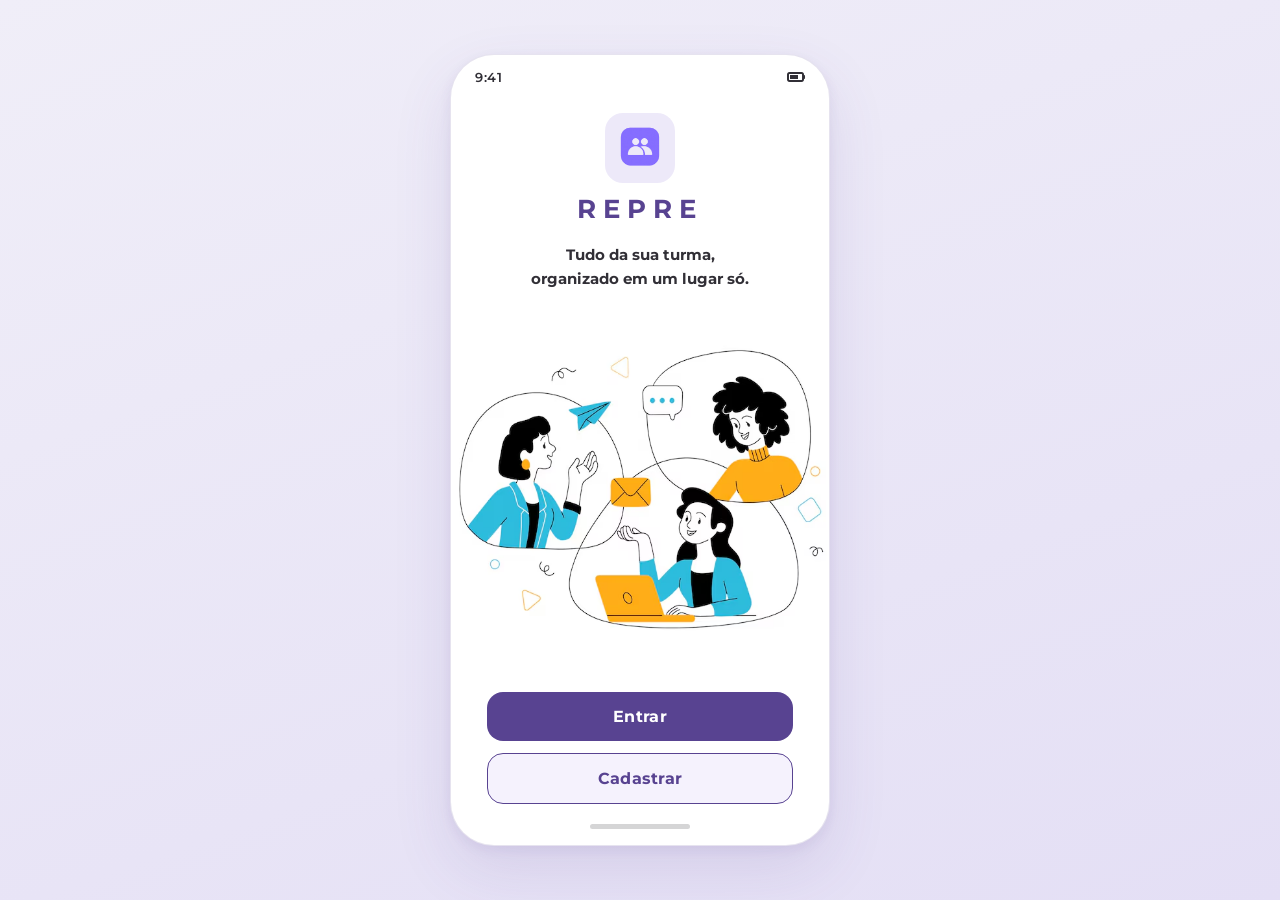
<file: index.html>
<!DOCTYPE html>
<html lang="pt-BR">

<head>
    <meta charset="UTF-8">
    <meta name="viewport" content="width=device-width, initial-scale=1.0">
    <title>Repre</title>
    <link rel="stylesheet" href="index.css">
    <link rel="preconnect" href="https://fonts.googleapis.com">
    <link rel="preconnect" href="https://fonts.gstatic.com" crossorigin>
    <link href="https://fonts.googleapis.com/css2?family=Montserrat:wght@400;600;700&display=swap" rel="stylesheet">
    <link rel="stylesheet" href="https://cdnjs.cloudflare.com/ajax/libs/font-awesome/6.7.2/css/all.min.css">
</head>

<body>

    <div class="fundo-pagina">

        <div class="frame-celular">

            <div class="notificacoes-ilustrativo">
                <span class="horario">9:41</span>
                <div class="carga-celular">
                    <i class="fa-solid fa-battery-three-quarters"></i>
                </div>
            </div>

            <div class="content">

                <div class="logo-bg">
                    <div class="logo-icon">
                        <img src="logo-ilustrativa.png" alt="Logo Repre">
                    </div>
                    <span class="logo-text">REPRE</span>
                </div>

                <h2 class="sub-text">Tudo da sua turma,<br>organizado em um lugar só.</h2>


                <img class="icon-centro-bg" src="index-img.png" alt="icone de centro">


                <div class="buttons">
                    <a href="login.html" class="btn btn-entrar">Entrar</a>
                    <a href="cadastro.html" class="btn btn-cadastrar">Cadastrar</a>
                </div>

                <div class="home-linha"></div>

            </div>

        </div>

</body>

</html>
</file>
<file: index.css>
*,
*::before,
*::after {
    box-sizing: border-box;
    margin: 0;
    padding: 0;
}

body {
    font-family: 'Montserrat', sans-serif;
    background-color: #f0eef8;
    min-height: 100vh;
}

.fundo-pagina {
    min-height: 100vh;
    display: flex;
    align-items: center;
    justify-content: center;
    padding: 40px 16px;
    background: linear-gradient(160deg, #f0eef8 0%, #e4dff5 100%);
}


.frame-celular {
    width: 380px;
    min-height: 720px;
    background: #ffffff;
    border-radius: 44px;
    border: 1.5px solid rgba(88, 67, 145, 0.15);
    box-shadow:
        0 24px 60px rgba(88, 67, 145, 0.12),
        0 4px 12px rgba(88, 67, 145, 0.08);
    display: flex;
    flex-direction: column;
    overflow: hidden;
    position: relative;
}

.notificacoes-ilustrativo {
    display: flex;
    justify-content: space-between;
    align-items: center;
    padding: 14px 24px 0;
    color: #312f36;
}

.horario {
    font-size: 13px;
    font-weight: 600;
    letter-spacing: 0.5px;
}

.carga-celular {
    display: flex;
    align-items: center;
    gap: 6px;
    color: #312f36;
}

.content {
    flex: 1;
    padding: 28px 28px 0;
    display: flex;
    flex-direction: column;
    align-items: center;
}

.logo-bg {
    display: flex;
    flex-direction: column;
    align-items: center;
    gap: 10px;
    margin-bottom: 18px;
    animation: fadeDown 0.5s ease both;
}

.logo-icon {
    width: 70px;
    height: 70px;
    background: #ede9f9;
    border-radius: 18px;
    display: flex;
    align-items: center;
    justify-content: center;
}

.logo-icon img {
    width: 70px;
    height: 70px;
    object-fit: contain;
}

.logo-text {
    font-size: 26px;
    font-weight: 700;
    color: #584391;
    letter-spacing: 7px;
    text-align: center;
}

.sub-text {
    font-size: 15px;
    font-weight: 700;
    color: #312f36;
    text-align: center;
    line-height: 1.55;
    margin-bottom: 28px;
    animation: fadeDown 0.5s 0.1s ease both;
}

.icon-centro-bg{
    width: 480px;
    height: 340px;
    background: #ede9f9;
    border-radius: 24px;
    display: block;
    align-items: center;
    justify-content: center;
    margin-bottom: 10px;
    animation: fadeDown 0.5s 0.2s ease both;
}

.buttons {
    width: 100%;
    padding: 24px 8px 0;
    display: flex;
    flex-direction: column;
    gap: 12px;
    animation: fadeUp 0.5s 0.3s ease both;
}

.btn {
    display: block;
    width: 100%;
    padding: 15px;
    border-radius: 16px;
    font-size: 16px;
    font-weight: 700;
    font-family: 'Montserrat', sans-serif;
    text-align: center;
    text-decoration: none;
    cursor: pointer;
    transition: transform 0.15s ease, box-shadow 0.15s ease, background-color 0.15s ease;
    letter-spacing: 0.3px;
}

.btn-entrar {
    background-color: #584391;
    color: #ffffff;
    border: none;
}

.btn-entrar:hover {
    background-color: #452d7a;
    box-shadow: 0 6px 20px rgba(88, 67, 145, 0.3);
    transform: translateY(-1px);
}

.btn-entrar:active {
    transform: scale(0.98);
}

.btn-cadastrar {
    background-color: #f5f2fd;
    color: #584391;
    border: 1.5px solid #584391;
}

.btn-cadastrar:hover {
    background-color: #ede9f9;
    box-shadow: 0 4px 12px rgba(88, 67, 145, 0.15);
    transform: translateY(-1px);
}

.btn-cadastrar:active {
    transform: scale(0.98);
}

.home-linha {
    width: 100px;
    height: 5px;
    background: rgba(49, 47, 54, 0.2);
    border-radius: 99px;
    margin: 20px auto 16px;
}


@media (max-width: 420px) {
    .fundo-pagina {
        padding: 0;
        background: #ffffff;
        align-items: flex-start;
    }

    .frame-celular {
        width: 100%;
        min-height: 100vh;
        border-radius: 0;
        border: none;
        box-shadow: none;
    }
}
</file>
